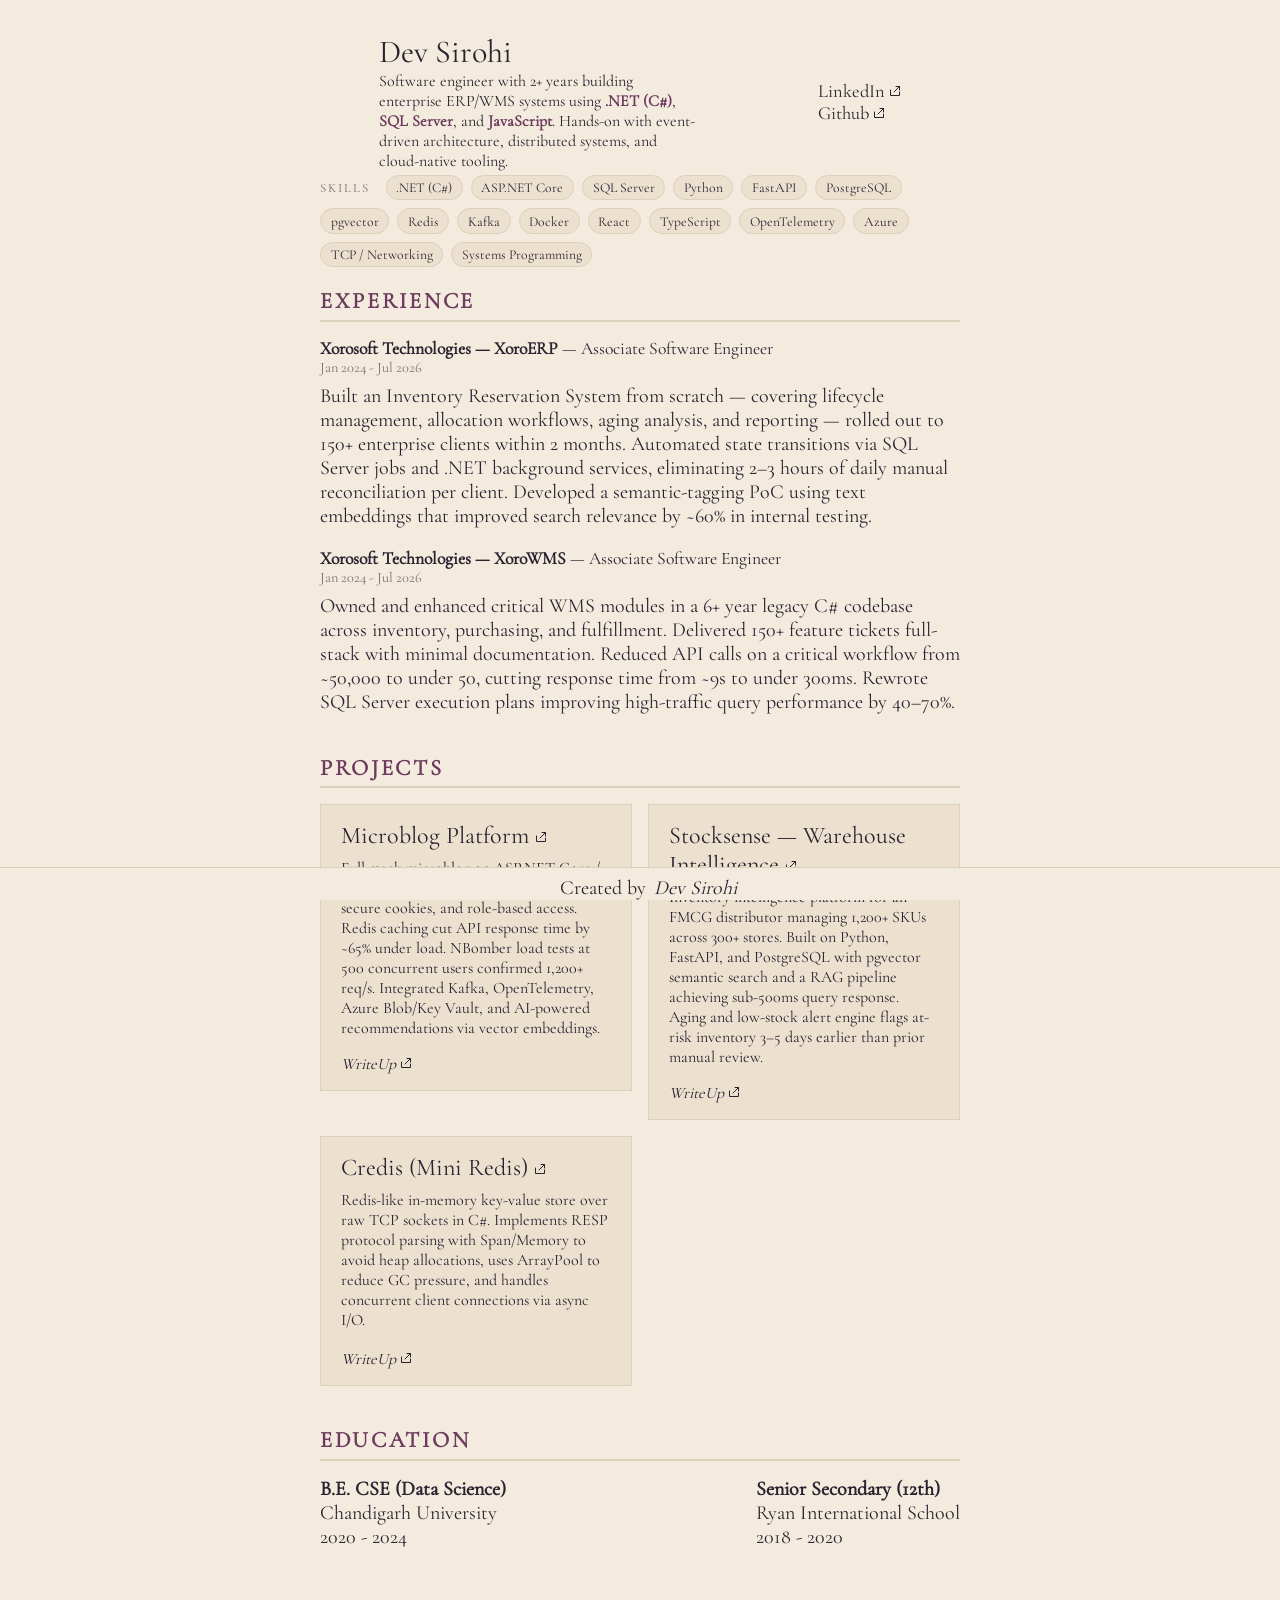
<file: index.html>
<!doctype html>
<html lang="en">

<head>
    <meta charset="UTF-8" />
    <meta name="viewport" content="width=device-width, initial-scale=1.0" />
    <title>Dev Sirohi</title>
    <link rel="stylesheet" href="./style.css?v=2">

    <style>

    </style>

</head>

<body>
    <div class="main">
        <div class="intro">
            <div class="basic-info">
                <span class="name"></span>
                <!-- <span class="phone-number"></span> -->
                <span class="tagline"></span>
            </div>
            <div class="socials"></div>
        </div>

        <div class="skills"></div>

        <div class="navbar"></div>

        <div class="main-content"></div>
    </div>

    <footer>Created by <i style="margin-left: 0.5rem">Dev Sirohi</i></footer>

    <script src="script.js?v=2"></script>
</body>

</html>
</file>
<file: style.css>
@font-face {
    font-family: "GoMono-Nerd";
    src: url("./Go-Mono/GoMonoNerdFont-Regular.ttf");
}

/* @font-face {
    font-family: "IM-Fell-DW-Pica";
    src: url("./imfell/IMFellDWPica-Regular.ttf");
}

@font-face {
    font-family: "IM-Fell-DW-Pica";
    src: url("./Poppins/Poppins-Regular.ttf");
} */

@font-face {
    font-family: "IM-Fell-DW-Pica";
    src: url("./Cormorant_Garamond,Google_Sans/Cormorant_Garamond/static/CormorantGaramond-Regular.ttf");
}

:root,
.theme-cream-sienna {
    --paper: #f4efe4;
    --ink: #221f1a;
    --muted: #7a7264;
    --accent: #9c4a2f;
    --accent-ink: #f6efe2;
    --line: #d7cdb8;
    --surface: #ece4d3;
}

.theme-cream-pine {
    --paper: #f4efe4;
    --ink: #1f1d18;
    --muted: #6f6b5f;
    --accent: #1d5c4a;
    --accent-ink: #f1f0e6;
    --line: #d7cdb8;
    --surface: #e9e6d6;
}

.theme-slate-amber {
    --paper: #f1f0ec;
    --ink: #20242b;
    --muted: #6b7280;
    --accent: #b07729;
    --accent-ink: #f7f3ea;
    --line: #d4d2cb;
    --surface: #e7e6e0;
}

.theme-midnight-rose {
    --paper: #1c1a17;
    --ink: #ece3d4;
    --muted: #a59a88;
    --accent: #cf8a7a;
    --accent-ink: #1c1a17;
    --line: #3a352d;
    --surface: #262320;
}

.theme-sand-plum {
    --paper: #f3ebdd;
    --ink: #2a2230;
    --muted: #7c6f78;
    --accent: #6d3b5e;
    --accent-ink: #f6eee0;
    --line: #ddd0bb;
    --surface: #ece1cf;
}

body {
    margin: 0;
    padding: 0;
    font-family: "IM-Fell-DW-Pica", serif;
    font-size: 125%;
    background-color: var(--paper);
    color: var(--ink);
}

.main {
    padding: 2rem;
    max-width: 100%;
    display: flex;
    align-items: center;
    flex-direction: column;
}

.main div {
    max-width: 50vw;
}

.intro {
    min-height: 10vh;
    display: flex;
    justify-content: space-around;
    min-width: 50vw;
}

.basic-info {
    display: flex;
    flex-direction: column;
    justify-content: center;
}

.name {
    font-size: 2rem;
}

.tagline {
    font-size: 1rem;
    max-width: 25vw;
}

.tagline b {
    color: var(--accent);
}

.socials {
    display: flex;
    flex-direction: column;
    justify-content: center;
    font-size: 1.15rem;
}

.link:hover {
    text-decoration: underline;
    cursor: pointer;
    color: var(--accent);
}

.skills {
    min-width: 50vw;
    display: flex;
    flex-wrap: wrap;
    align-items: center;
    gap: 0.5rem;
    padding: 0.25rem 0 1.25rem;
}

.skills-label {
    font-size: 0.8rem;
    text-transform: uppercase;
    letter-spacing: 0.15em;
    color: var(--muted);
    margin-right: 0.5rem;
}

.navbar {
    min-width: 50vw;
    display: flex;
    justify-content: space-evenly;
    font-size: 1.3rem;
    padding: 1rem;
}

.layout-static .navbar {
    display: none;
}

.navbar-item {
    border: 1px solid var(--line);
    border-width: 1px 0px 1px 1px;
    width: 100%;
    display: flex;
    justify-content: center;
}

.navbar-item-inner {
    cursor: pointer;
}

.navbar-item:last-child {
    /* To fix overlapping border issue */
    border: 1px solid var(--line);
    width: 100%;
    display: flex;
    justify-content: center;
}

.navbar .active {
    text-decoration: underline;
    color: var(--accent);
}

.page-section {
    margin-bottom: 2.5rem;
}

.section-title {
    font-size: 1.4rem;
    color: var(--accent);
    text-transform: uppercase;
    letter-spacing: 0.12em;
    margin: 0 0 1rem;
    padding-bottom: 0.35rem;
    border-bottom: 2px solid var(--line);
}

.main-content-other {
    display: grid;
    grid-template-columns: repeat(2, 20vw);
    justify-content: center;
    gap: 1rem;
}

.main-content-about {
    display: flex;
    flex-wrap: wrap;
    height: max-content;
    justify-content: flex-start;
}

.main-content-single {
    display: block;
}

.content-grid {
    display: grid;
    grid-template-columns: repeat(2, 1fr);
    gap: 1rem;
}

.content-block {
    min-height: 13.5rem;
    height: max-content;
    display: flex;
    flex-direction: column;
    padding: 1rem 1.25rem;
    border: 1px solid var(--line);
    background-color: var(--surface);
    transition:
        background-color 0.18s ease,
        color 0.18s ease,
        transform 0.18s ease;
}

.content-block:hover {
    background-color: var(--accent);
    color: var(--accent-ink);
    transform: translateY(-2px);
}

.content-block:hover .content-title,
.content-block:hover .content-desc,
.content-block:hover .writeup {
    color: var(--accent-ink);
}

.content-title {
    font-size: 1.5rem;
    margin-bottom: 0.5rem;
}

.content-desc {
    font-size: 1rem;
    margin-bottom: 0.5rem;
}

.writeup {
    margin-top: auto;
    padding-top: 0.5rem;
    font-size: 1rem;
}

footer {
    position: fixed;
    left: 0;
    bottom: 0;
    width: 100%;
    height: 1rem;
    padding: 0.5rem;
    z-index: 1000;
    display: flex;
    justify-content: center;
    background-color: var(--paper);
    border-top: 1px solid var(--line);
}

.nocontent {
    align-self: center;
    justify-self: center;
}

@media (max-width: 768px) {
    .main div {
        max-width: 95vw;
    }

    .intro {
        flex-direction: column;
        align-items: flex-start;
        gap: 1rem;
    }

    .tagline {
        max-width: 100%;
    }

    .socials {
        flex-direction: row;
        gap: 1rem;
        flex-wrap: wrap;
    }

    .navbar {
        display: none;
    }

    .main-content {
        flex-direction: column;
        align-items: stretch;
    }

    .content-grid {
        grid-template-columns: 1fr;
    }

    .content-block {
        height: max-content;
        min-height: max-content;
    }
}

.about-root {
    max-width: 100%;
    padding: 0;
}

.about-header {
    text-align: center;
    margin-bottom: 2rem;
}

.about-pic {
    width: 7.5rem;
    height: 7.5rem;
    border-radius: 50%;
    object-fit: cover;
    margin-bottom: 1rem;
}

.about-name {
    margin: 0;
}

.about-desc {
    opacity: 0.8;
}

.about-edu-section {
    display: flex;
    flex-wrap: wrap;
    gap: 1.5rem;
    justify-content: space-between;
}

.about-item {
    margin-bottom: 1.25rem;
}

.about-item-top {
    font-size: 1.1rem;
}

.about-meta {
    margin-bottom: 0.5rem;
    font-size: 0.9rem;
    color: var(--muted);
}

.tech-grid {
    display: flex;
    flex-wrap: wrap;
    gap: 0.5rem;
}

.tech-chip {
    border: 1px solid var(--line);
    background-color: var(--surface);
    padding: 0.2rem 0.6rem;
    font-size: 0.85rem;
    border-radius: 999px;
    transition:
        border-color 0.15s ease,
        color 0.15s ease;
}

.tech-chip:hover {
    border-color: var(--accent);
    color: var(--accent);
}
</file>
